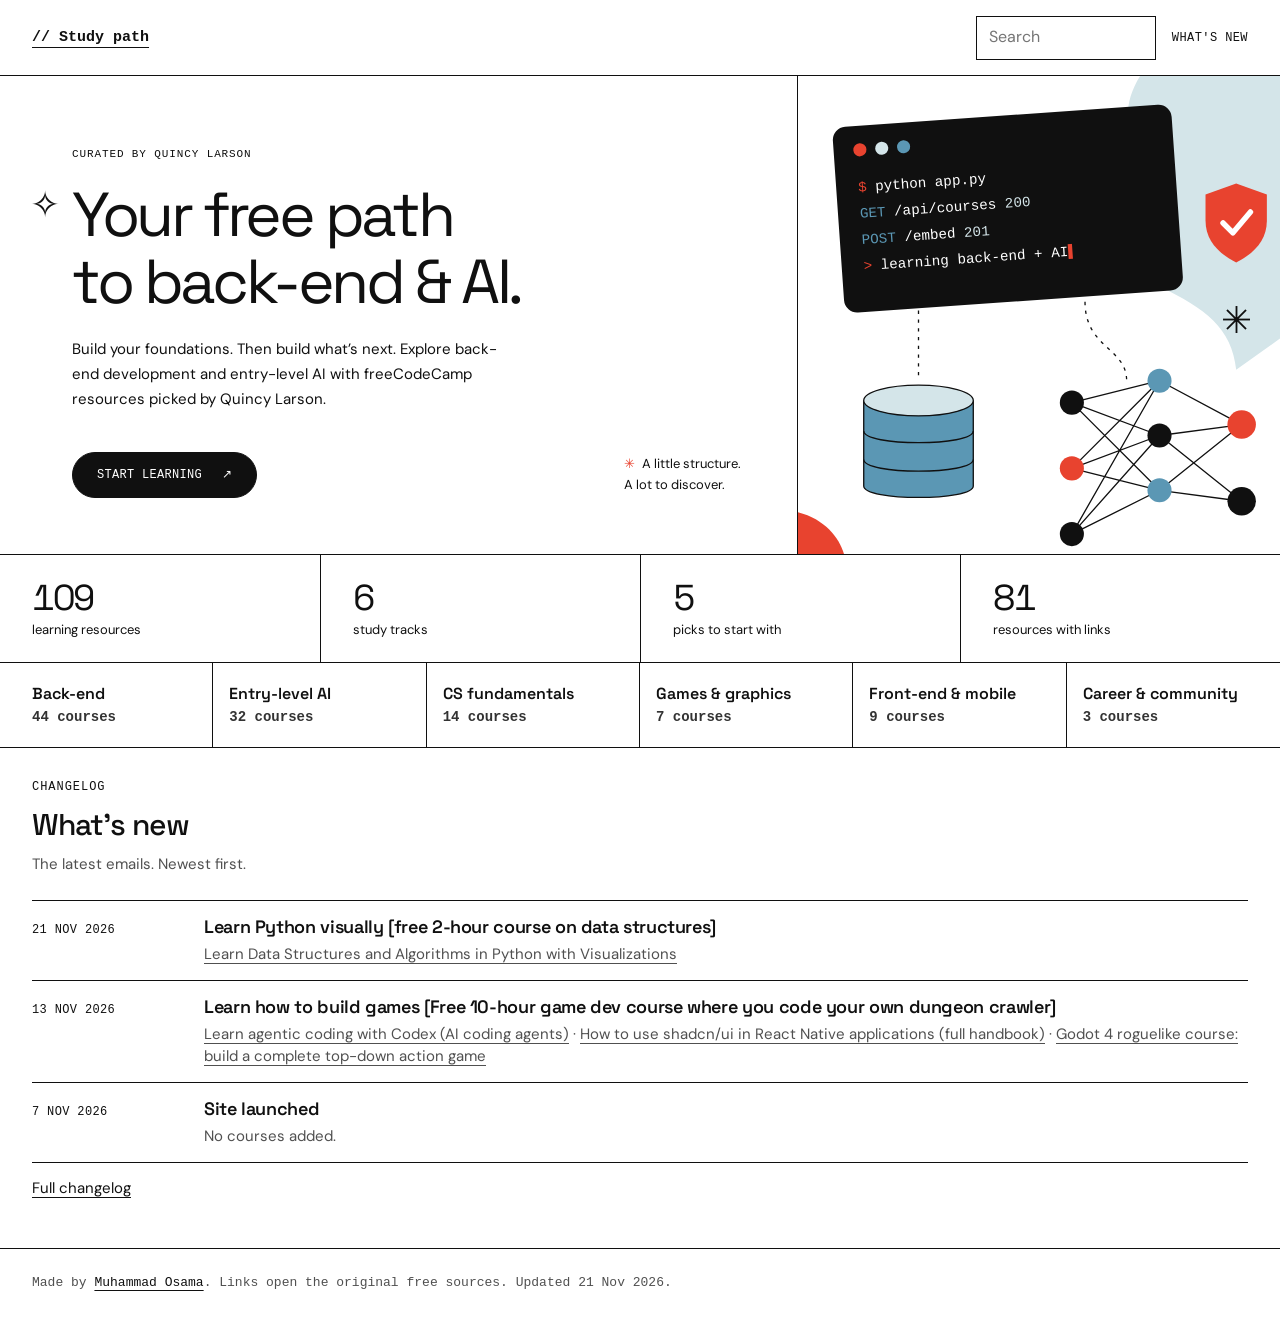
<file: index.html>
<!DOCTYPE html>
<html lang="en">
<head>
  <meta charset="UTF-8">
  <meta name="viewport" content="width=device-width, initial-scale=1">
  <meta name="color-scheme" content="light">
  <title>Quincy's Course Picks · Back-end Study Guide</title>
  <meta name="description" content="A free study map of back-end and beginner AI courses picked by Quincy Larson in his weekly freeCodeCamp emails. Mueen updates it when a new email arrives. Every link is the original free source.">
  <meta name="author" content="Muhammad Osama">
  <meta name="theme-color" content="#ffffff">
  <meta name="apple-mobile-web-app-title" content="Study path">
  <link rel="canonical" href="https://learn-backend-and-ai.vercel.app/">
  <meta property="og:type" content="website">
  <meta property="og:site_name" content="Study path">
  <meta property="og:locale" content="en_US">
  <meta property="og:url" content="https://learn-backend-and-ai.vercel.app/">
  <meta property="og:title" content="Quincy's Course Picks · Back-end Study Guide">
  <meta property="og:description" content="A free study map of back-end and beginner AI courses picked by Quincy Larson in his weekly freeCodeCamp emails. Mueen updates it when a new email arrives. Every link is the original free source.">
  <meta property="og:image" content="https://learn-backend-and-ai.vercel.app/assets/og.png">
  <meta property="og:image:type" content="image/png">
  <meta property="og:image:width" content="1200">
  <meta property="og:image:height" content="630">
  <meta property="og:image:alt" content="A free path to back-end and AI. A study map of freeCodeCamp resources picked by Quincy Larson.">
  <meta name="twitter:card" content="summary_large_image">
  <meta name="twitter:title" content="Quincy's Course Picks · Back-end Study Guide">
  <meta name="twitter:description" content="A free study map of back-end and beginner AI courses picked by Quincy Larson in his weekly freeCodeCamp emails. Mueen updates it when a new email arrives. Every link is the original free source.">
  <meta name="twitter:image" content="https://learn-backend-and-ai.vercel.app/assets/og.png">
  <meta name="twitter:image:alt" content="A free path to back-end and AI. A study map of freeCodeCamp resources picked by Quincy Larson.">
  <link rel="icon" href="/assets/favicon.svg" type="image/svg+xml">
  <link rel="icon" href="/favicon.ico" sizes="any">
  <link rel="icon" href="/assets/favicon-32x32.png" type="image/png" sizes="32x32">
  <link rel="icon" href="/assets/favicon-16x16.png" type="image/png" sizes="16x16">
  <link rel="apple-touch-icon" href="/assets/apple-touch-icon.png">
  <link rel="manifest" href="/site.webmanifest">
  <link rel="preconnect" href="https://fonts.googleapis.com">
  <link rel="preconnect" href="https://fonts.gstatic.com" crossorigin>
  <link href="https://fonts.googleapis.com/css2?family=DM+Sans:wght@400;500;600&family=Space+Grotesk:wght@400;500;600;700&display=swap" rel="stylesheet">
  <link rel="stylesheet" href="/css/styles.css">
  <script src="/js/courses.js" defer></script>
  <script src="/js/main.js" defer></script>
</head>
<body data-page="home">
  <a class="skip" href="#main">Skip to content</a>
  <div class="page">
    <header class="site-header" id="top">
      <a class="wordmark" href="/" aria-current="page" aria-label="Study path home">// Study path</a>
      <div class="header-tools">
        <form class="header-search" action="/search" method="get" role="search">
          <label class="visually-hidden" for="header-q">Search courses</label>
          <input id="header-q" type="search" name="q" placeholder="Search" autocomplete="off" enterkeyhint="search">
        </form>
        <a class="icon-btn" href="/search" aria-label="Search courses">
          <svg viewBox="0 0 16 16" width="16" height="16" aria-hidden="true" fill="none" stroke="currentColor" stroke-width="1.75"><circle cx="7" cy="7" r="4.5"/><path d="M10.5 10.5 14 14" stroke-linecap="round"/></svg>
        </a>
        <nav class="topnav" aria-label="Main navigation">
          <a href="/whats-new">What's new</a>
        </nav>
      </div>
    </header>
    <main id="main" tabindex="-1">
      <section class="hero" aria-labelledby="hero-heading">
        <div class="hero-copy">
          <p class="kicker">Curated by Quincy Larson</p>
          <div class="hero-title">
            <span class="hero-star" aria-hidden="true">✧</span>
            <h1 id="hero-heading">Your free path to <span class="nowrap">back-end</span> &amp; AI.</h1>
          </div>
          <p class="hero-sub">Build your foundations. Then build what’s next. Explore back-end development and entry-level AI with freeCodeCamp resources picked by Quincy Larson.</p>
          <div class="hero-bottom">
            <a class="pill" href="#subjects">Start learning <span aria-hidden="true">↗</span></a>
            <p class="hero-aside">A little structure.<br>A lot to discover.</p>
          </div>
        </div>
        <div class="hero-art" aria-hidden="true">
          <svg viewBox="0 0 440 480" preserveAspectRatio="xMidYMid slice" xmlns="http://www.w3.org/2000/svg" aria-hidden="true" focusable="false">
<rect width="440" height="480" fill="white"/>
<path d="M330 0C282 48 300 90 338 116C282 140 280 190 330 214C372 234 396 252 400 290L470 240V0Z" fill="#d4e5e9"/>
<g fill="none" stroke="#101010" stroke-width="1.2" stroke-dasharray="3 5"><path d="M110 228V300"/><path d="M262 228C262 270 300 270 300 300"/></g>
<g transform="rotate(-4 190 135)">
<rect x="36" y="58" width="310" height="170" rx="12" fill="#101010"/>
<circle cx="60" cy="80" r="6" fill="#e8432f"/><circle cx="80" cy="80" r="6" fill="#d4e5e9"/><circle cx="100" cy="80" r="6" fill="#5b97b4"/>
<g font-family="'DM Mono','JetBrains Mono',ui-monospace,monospace" font-size="13" fill="white">
<text x="56" y="118"><tspan fill="#e8432f">$</tspan> python app.py</text>
<text x="56" y="142"><tspan fill="#5b97b4">GET</tspan> /api/courses <tspan fill="#d4e5e9">200</tspan></text>
<text x="56" y="166"><tspan fill="#5b97b4">POST</tspan> /embed <tspan fill="#d4e5e9">201</tspan></text>
<text x="56" y="190"><tspan fill="#e8432f">&gt;</tspan> learning back-end + AI<tspan fill="#e8432f">▌</tspan></text>
</g>
</g>
<g transform="translate(60 300)">
<path d="M0 18V96C0 110 100 110 100 96V18" fill="#5b97b4" stroke="#101010" stroke-width="1.2"/>
<path d="M0 46C0 60 100 60 100 46M0 72C0 86 100 86 100 72" fill="none" stroke="#101010" stroke-width="1.2"/>
<ellipse cx="50" cy="18" rx="50" ry="14" fill="#d4e5e9" stroke="#101010" stroke-width="1.2"/>
</g>
<g stroke="#101010" stroke-width="1.2">
<path d="M250 320 330 300M250 320 330 350M250 320 330 400M250 380 330 300M250 380 330 350M250 380 330 400M250 440 330 350M250 440 330 400M330 300 405 340M330 350 405 340M330 400 405 340M330 350 405 410M330 400 405 410M250 440 330 300"/>
</g>
<circle cx="250" cy="320" r="11" fill="#101010"/><circle cx="250" cy="380" r="11" fill="#e8432f"/><circle cx="250" cy="440" r="11" fill="#101010"/>
<circle cx="330" cy="300" r="11" fill="#5b97b4"/><circle cx="330" cy="350" r="11" fill="#101010"/><circle cx="330" cy="400" r="11" fill="#5b97b4"/>
<circle cx="405" cy="340" r="13" fill="#e8432f"/><circle cx="405" cy="410" r="13" fill="#101010"/>
<g transform="translate(372 120)">
<path d="M28 0 56 10V34C56 52 44 64 28 72C12 64 0 52 0 34V10Z" fill="#e8432f"/>
<path d="M16 36 25 45 41 26" fill="none" stroke="white" stroke-width="5" stroke-linecap="round" stroke-linejoin="round"/>
</g>
<path d="M0 420C40 430 50 470 40 480H0Z" fill="#e8432f"/>
<text x="400" y="256" font-family="'Space Grotesk',sans-serif" font-size="34" fill="#101010" text-anchor="middle">✳</text>
</svg>
        </div>
      </section>
      <div class="stats" role="region" aria-label="Study guide at a glance">
        <dl class="stat"><dt id="stat-resources">—</dt><dd>learning resources</dd></dl>
        <dl class="stat"><dt id="stat-tracks">—</dt><dd>study tracks</dd></dl>
        <dl class="stat"><dt id="stat-picks">—</dt><dd>picks to start with</dd></dl>
        <dl class="stat"><dt id="stat-linked">—</dt><dd>resources with links</dd></dl>
      </div>
      <nav class="subject-strip" id="subjects" aria-label="Subjects"></nav>
      <section id="whats-new" aria-labelledby="updates-heading">
        <div class="band-head">
          <p class="kicker">Changelog</p>
          <h2 id="updates-heading">What's new</h2>
          <p class="sub">The latest emails. Newest first.</p>
        </div>
        <div class="sheet">
          <ol class="update-list" id="update-preview"></ol>
          <p class="more"><a href="/whats-new">Full changelog</a></p>
        </div>
      </section>
    </main>
    <footer class="site-footer">Made by <a href="https://github.com/Mogadi">Muhammad Osama</a>. Links open the original free sources. <span id="footer-updated"></span></footer>
  </div>
</body>
</html>
</file>
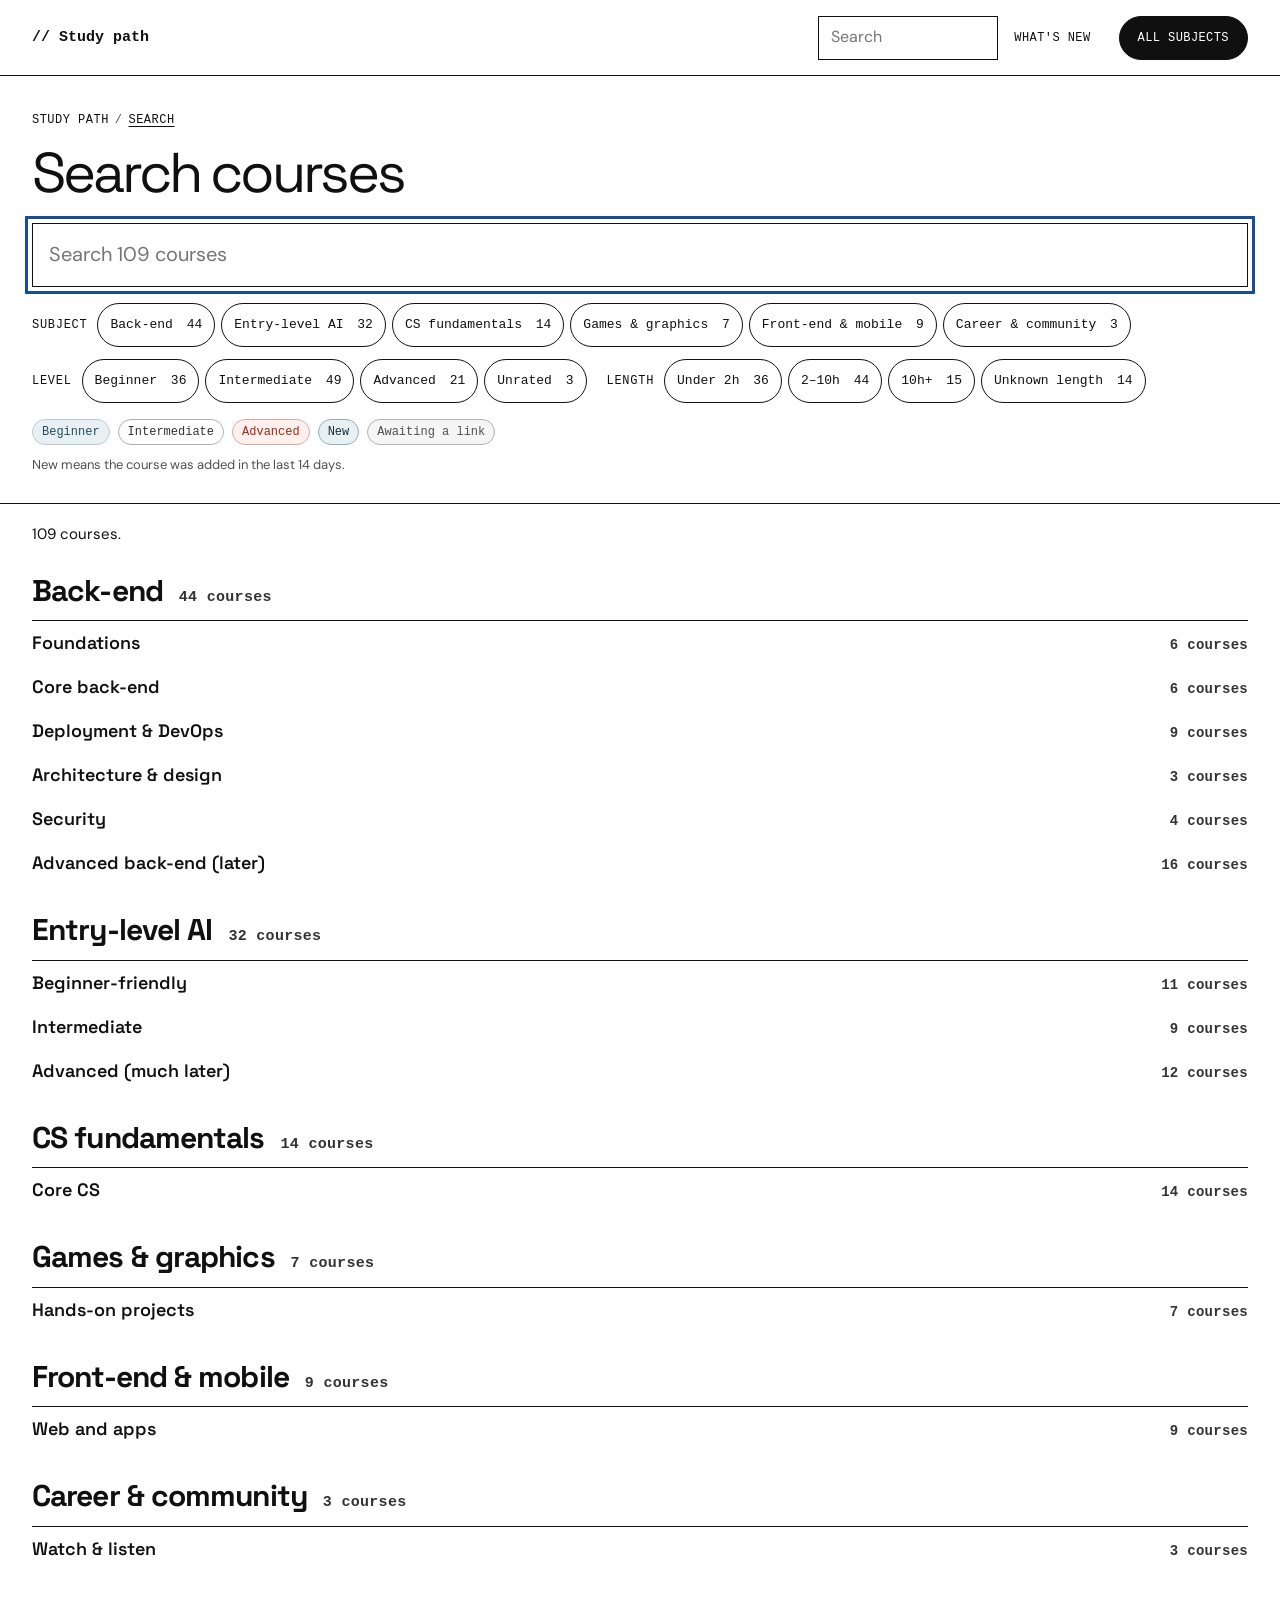
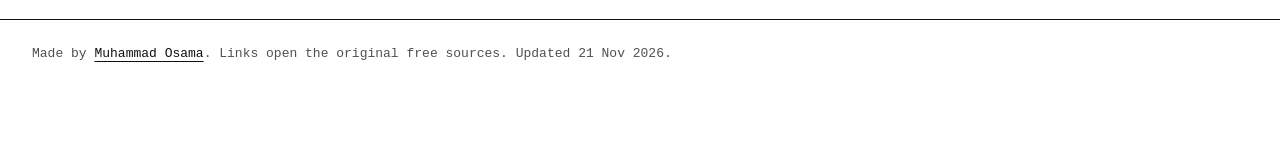
<file: search.html>
<!DOCTYPE html>
<html lang="en">
<head>
  <meta charset="UTF-8">
  <meta name="viewport" content="width=device-width, initial-scale=1">
  <meta name="color-scheme" content="light">
  <title>Search courses · Quincy's Course Picks</title>
  <meta name="description" content="Search every subject in Quincy's course picks. Filter by subject. Matches titles, descriptions, duration, level, and category.">
  <meta name="author" content="Muhammad Osama">
  <meta name="theme-color" content="#ffffff">
  <meta name="apple-mobile-web-app-title" content="Study path">
  <link rel="canonical" href="https://learn-backend-and-ai.vercel.app/search">
  <meta property="og:type" content="website">
  <meta property="og:site_name" content="Study path">
  <meta property="og:locale" content="en_US">
  <meta property="og:url" content="https://learn-backend-and-ai.vercel.app/search">
  <meta property="og:title" content="Search courses · Quincy's Course Picks">
  <meta property="og:description" content="Search every subject in Quincy's course picks. Filter by subject. Matches titles, descriptions, duration, level, and category.">
  <meta property="og:image" content="https://learn-backend-and-ai.vercel.app/assets/og.png">
  <meta property="og:image:type" content="image/png">
  <meta property="og:image:width" content="1200">
  <meta property="og:image:height" content="630">
  <meta property="og:image:alt" content="A free path to back-end and AI. A study map of freeCodeCamp resources picked by Quincy Larson.">
  <meta name="twitter:card" content="summary_large_image">
  <meta name="twitter:title" content="Search courses · Quincy's Course Picks">
  <meta name="twitter:description" content="Search every subject in Quincy's course picks. Filter by subject. Matches titles, descriptions, duration, level, and category.">
  <meta name="twitter:image" content="https://learn-backend-and-ai.vercel.app/assets/og.png">
  <meta name="twitter:image:alt" content="A free path to back-end and AI. A study map of freeCodeCamp resources picked by Quincy Larson.">
  <link rel="icon" href="/assets/favicon.svg" type="image/svg+xml">
  <link rel="icon" href="/favicon.ico" sizes="any">
  <link rel="icon" href="/assets/favicon-32x32.png" type="image/png" sizes="32x32">
  <link rel="icon" href="/assets/favicon-16x16.png" type="image/png" sizes="16x16">
  <link rel="apple-touch-icon" href="/assets/apple-touch-icon.png">
  <link rel="manifest" href="/site.webmanifest">
  <link rel="preconnect" href="https://fonts.googleapis.com">
  <link rel="preconnect" href="https://fonts.gstatic.com" crossorigin>
  <link href="https://fonts.googleapis.com/css2?family=DM+Sans:wght@400;500;600&family=Space+Grotesk:wght@400;500;600;700&display=swap" rel="stylesheet">
  <link rel="stylesheet" href="/css/styles.css">
  <script src="/js/courses.js" defer></script>
  <script src="/js/main.js" defer></script>
</head>
<body data-page="search">
  <a class="skip" href="#main">Skip to content</a>
  <div class="page">
    <header class="site-header" id="top">
      <a class="wordmark" href="/" aria-label="Study path home">// Study path</a>
      <div class="header-tools">
        <form class="header-search" action="/search" method="get" role="search">
          <label class="visually-hidden" for="header-q">Search courses</label>
          <input id="header-q" type="search" name="q" placeholder="Search" autocomplete="off" enterkeyhint="search">
        </form>
        <a class="icon-btn" href="/search" aria-label="Search courses">
          <svg viewBox="0 0 16 16" width="16" height="16" aria-hidden="true" fill="none" stroke="currentColor" stroke-width="1.75"><circle cx="7" cy="7" r="4.5"/><path d="M10.5 10.5 14 14" stroke-linecap="round"/></svg>
        </a>
        <nav class="topnav" aria-label="Main navigation">
          <a href="/whats-new">What's new</a>
          <a class="pill" href="/#subjects">All subjects</a>
        </nav>
      </div>
    </header>
    <main id="main" tabindex="-1">
      <header class="page-head">
        <nav class="crumb" aria-label="Breadcrumb">
          <ol>
            <li><a href="/">Study path</a></li>
            <li aria-current="page">Search</li>
          </ol>
        </nav>
        <h1>Search courses</h1>
        <form class="big-search" id="search-form" action="/search" method="get" role="search">
          <label class="visually-hidden" for="q">Search courses</label>
          <input type="search" id="q" name="q" placeholder="Search courses" autocomplete="off" spellcheck="false" enterkeyhint="search" aria-controls="content" aria-describedby="search-hint">
          <p id="search-hint" class="visually-hidden">Matches every word, in any order. A word of five or more letters may include one typo. If nothing matches every word, courses that match any word are shown. Escape clears the text.</p>
        </form>
        <button type="button" class="filters-toggle" id="filters-toggle" aria-expanded="false" aria-controls="filters-dialog">Filters <span id="filters-count">(0)</span></button>
        <div id="filters-dialog" hidden>
          <div class="filter-dialog-panel">
            <div class="filter-dialog-head">
              <p id="filters-dialog-title" class="filter-dialog-title">Filters</p>
              <button type="button" class="filters-close" data-action="close-filters">Close</button>
            </div>
            <div class="filter-row" id="filters"></div>
          </div>
        </div>
        <div class="legend" role="group" aria-label="Course labels">
          <span class="badge b-beg">Beginner</span>
          <span class="badge b-int">Intermediate</span>
          <span class="badge b-adv">Advanced</span>
          <span class="badge b-new" id="legend-new" hidden>New</span>
          <span class="badge b-nl">Awaiting a link</span>
        </div>
        <p class="new-note" id="new-note" hidden>New means the course was added in the last 14 days.</p>
      </header>
      <div class="sheet">
        <div class="active-pills" id="active-pills"></div>
        <div class="results-bar" id="results-bar"></div>
        <p id="results-status" class="visually-hidden" role="status" aria-live="polite" aria-atomic="true"></p>
        <noscript>
          <p class="note empty">Search runs in the browser. Enable JavaScript to filter the catalogue.</p>
        </noscript>
        <div id="content"></div>
      </div>
    </main>
    <footer class="site-footer">Made by <a href="https://github.com/Mogadi">Muhammad Osama</a>. Links open the original free sources. <span id="footer-updated"></span></footer>
  </div>
  <a class="jump-filters" id="jump-filters" href="#search-form" hidden>Search and filters</a>
</body>
</html>
</file>
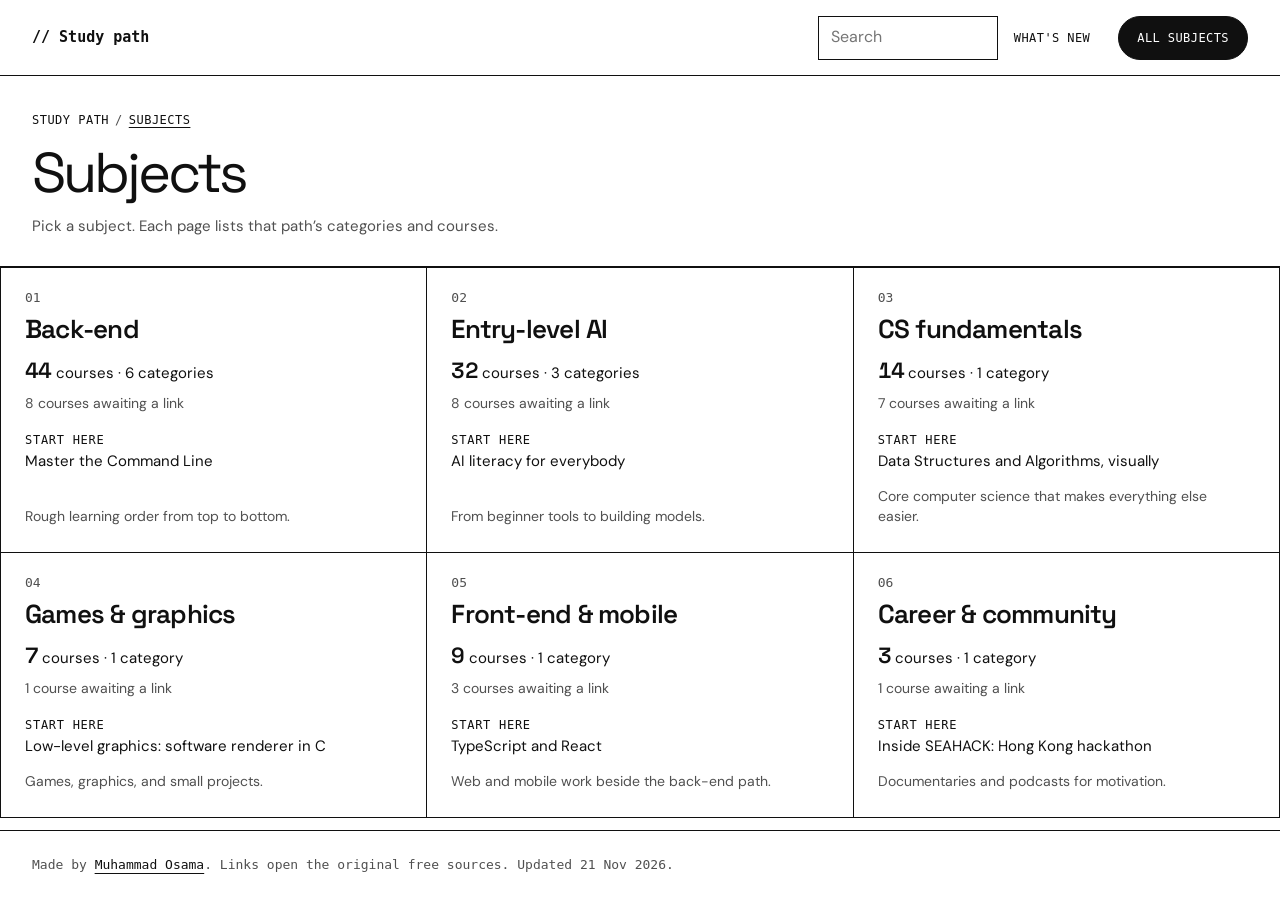
<file: subject.html>
<!DOCTYPE html>
<html lang="en">
<head>
  <meta charset="UTF-8">
  <meta name="viewport" content="width=device-width, initial-scale=1">
  <meta name="color-scheme" content="light">
  <title>Subjects · Quincy's Course Picks</title>
  <meta name="description" content="One subject from the study path. Categories and courses picked by Quincy Larson, each opened from the original free source.">
  <meta name="author" content="Muhammad Osama">
  <meta name="theme-color" content="#ffffff">
  <meta name="apple-mobile-web-app-title" content="Study path">
  <link rel="canonical" href="https://learn-backend-and-ai.vercel.app/subjects">
  <meta property="og:type" content="website">
  <meta property="og:site_name" content="Study path">
  <meta property="og:locale" content="en_US">
  <meta property="og:url" content="https://learn-backend-and-ai.vercel.app/subjects">
  <meta property="og:title" content="Subjects · Quincy's Course Picks">
  <meta property="og:description" content="One subject from the study path. Categories and courses picked by Quincy Larson, each opened from the original free source.">
  <meta property="og:image" content="https://learn-backend-and-ai.vercel.app/assets/og.png">
  <meta property="og:image:type" content="image/png">
  <meta property="og:image:width" content="1200">
  <meta property="og:image:height" content="630">
  <meta property="og:image:alt" content="A free path to back-end and AI. A study map of freeCodeCamp resources picked by Quincy Larson.">
  <meta name="twitter:card" content="summary_large_image">
  <meta name="twitter:title" content="Subjects · Quincy's Course Picks">
  <meta name="twitter:description" content="One subject from the study path. Categories and courses picked by Quincy Larson, each opened from the original free source.">
  <meta name="twitter:image" content="https://learn-backend-and-ai.vercel.app/assets/og.png">
  <meta name="twitter:image:alt" content="A free path to back-end and AI. A study map of freeCodeCamp resources picked by Quincy Larson.">
  <link rel="icon" href="/assets/favicon.svg" type="image/svg+xml">
  <link rel="icon" href="/favicon.ico" sizes="any">
  <link rel="icon" href="/assets/favicon-32x32.png" type="image/png" sizes="32x32">
  <link rel="icon" href="/assets/favicon-16x16.png" type="image/png" sizes="16x16">
  <link rel="apple-touch-icon" href="/assets/apple-touch-icon.png">
  <link rel="manifest" href="/site.webmanifest">
  <link rel="preconnect" href="https://fonts.googleapis.com">
  <link rel="preconnect" href="https://fonts.gstatic.com" crossorigin>
  <link href="https://fonts.googleapis.com/css2?family=DM+Sans:wght@400;500;600&family=Space+Grotesk:wght@400;500;600;700&display=swap" rel="stylesheet">
  <link rel="stylesheet" href="/css/styles.css">
  <script src="/js/courses.js" defer></script>
  <script src="/js/main.js" defer></script>
</head>
<body data-page="subject">
  <a class="skip" href="#main">Skip to content</a>
  <div class="page">
    <header class="site-header" id="top">
      <a class="wordmark" href="/" aria-label="Study path home">// Study path</a>
      <div class="header-tools">
        <form class="header-search" action="/search" method="get" role="search">
          <label class="visually-hidden" for="header-q">Search courses</label>
          <input id="header-q" type="search" name="q" placeholder="Search" autocomplete="off" enterkeyhint="search">
        </form>
        <a class="icon-btn" href="/search" aria-label="Search courses">
          <svg viewBox="0 0 16 16" width="16" height="16" aria-hidden="true" fill="none" stroke="currentColor" stroke-width="1.75"><circle cx="7" cy="7" r="4.5"/><path d="M10.5 10.5 14 14" stroke-linecap="round"/></svg>
        </a>
        <nav class="topnav" aria-label="Main navigation">
          <a href="/whats-new">What's new</a>
          <a class="pill" href="/#subjects">All subjects</a>
        </nav>
      </div>
    </header>
    <main id="main" tabindex="-1">
      <div id="subject-root"></div>
      <noscript>
        <p class="note empty">This page is built from the catalogue in the browser. Enable JavaScript to read the courses.</p>
      </noscript>
    </main>
    <footer class="site-footer">Made by <a href="https://github.com/Mogadi">Muhammad Osama</a>. Links open the original free sources. <span id="footer-updated"></span></footer>
  </div>
</body>
</html>
</file>
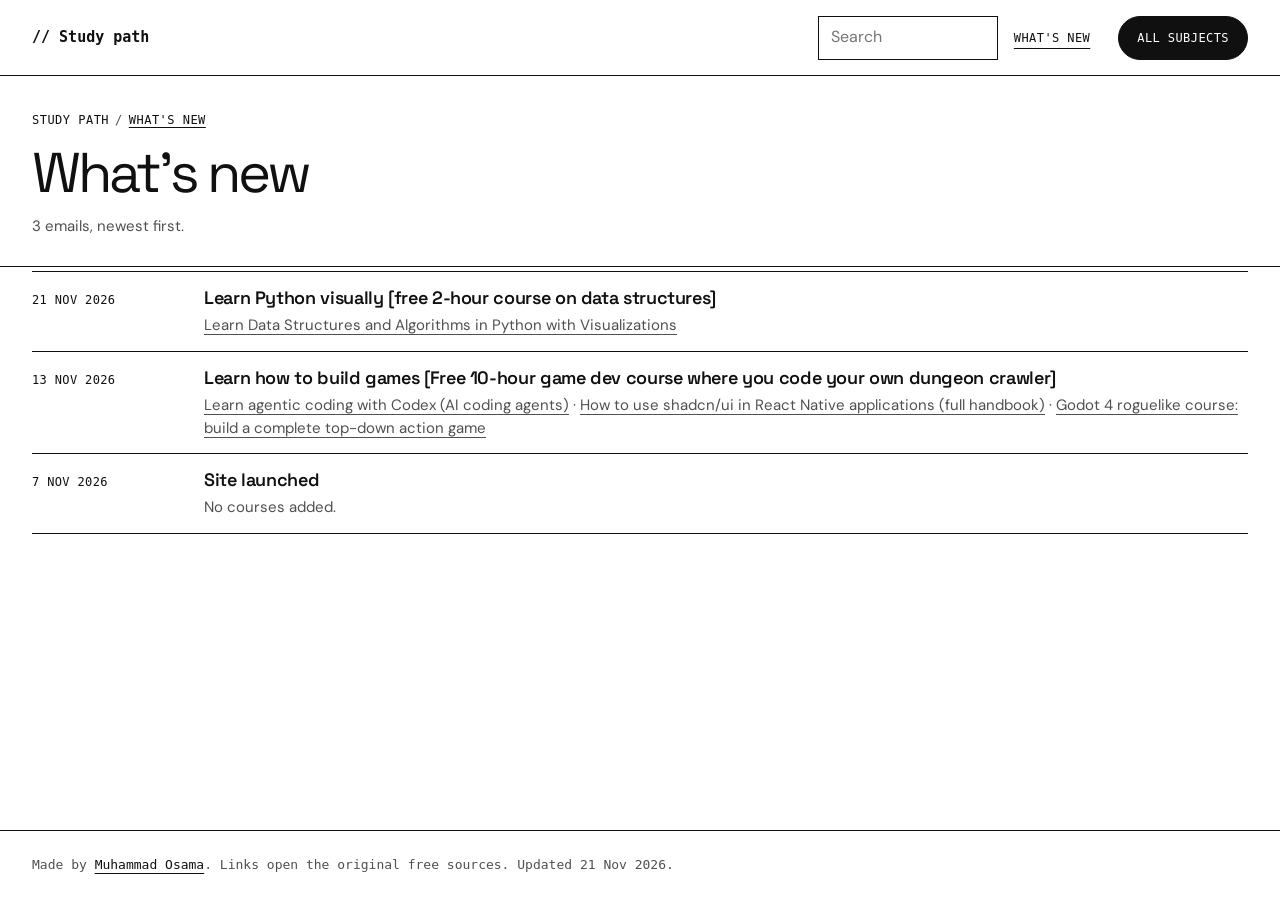
<file: whats-new.html>
<!DOCTYPE html>
<html lang="en">
<head>
  <meta charset="UTF-8">
  <meta name="viewport" content="width=device-width, initial-scale=1">
  <meta name="color-scheme" content="light">
  <title>What's new · Quincy's Course Picks</title>
  <meta name="description" content="What changed on the study path each time a freeCodeCamp email arrived. Newest first.">
  <meta name="author" content="Muhammad Osama">
  <meta name="theme-color" content="#ffffff">
  <meta name="apple-mobile-web-app-title" content="Study path">
  <link rel="canonical" href="https://learn-backend-and-ai.vercel.app/whats-new">
  <meta property="og:type" content="website">
  <meta property="og:site_name" content="Study path">
  <meta property="og:locale" content="en_US">
  <meta property="og:url" content="https://learn-backend-and-ai.vercel.app/whats-new">
  <meta property="og:title" content="What's new · Quincy's Course Picks">
  <meta property="og:description" content="What changed on the study path each time a freeCodeCamp email arrived. Newest first.">
  <meta property="og:image" content="https://learn-backend-and-ai.vercel.app/assets/og.png">
  <meta property="og:image:type" content="image/png">
  <meta property="og:image:width" content="1200">
  <meta property="og:image:height" content="630">
  <meta property="og:image:alt" content="A free path to back-end and AI. A study map of freeCodeCamp resources picked by Quincy Larson.">
  <meta name="twitter:card" content="summary_large_image">
  <meta name="twitter:title" content="What's new · Quincy's Course Picks">
  <meta name="twitter:description" content="What changed on the study path each time a freeCodeCamp email arrived. Newest first.">
  <meta name="twitter:image" content="https://learn-backend-and-ai.vercel.app/assets/og.png">
  <meta name="twitter:image:alt" content="A free path to back-end and AI. A study map of freeCodeCamp resources picked by Quincy Larson.">
  <link rel="icon" href="/assets/favicon.svg" type="image/svg+xml">
  <link rel="icon" href="/favicon.ico" sizes="any">
  <link rel="icon" href="/assets/favicon-32x32.png" type="image/png" sizes="32x32">
  <link rel="icon" href="/assets/favicon-16x16.png" type="image/png" sizes="16x16">
  <link rel="apple-touch-icon" href="/assets/apple-touch-icon.png">
  <link rel="manifest" href="/site.webmanifest">
  <link rel="preconnect" href="https://fonts.googleapis.com">
  <link rel="preconnect" href="https://fonts.gstatic.com" crossorigin>
  <link href="https://fonts.googleapis.com/css2?family=DM+Sans:wght@400;500;600&family=Space+Grotesk:wght@400;500;600;700&display=swap" rel="stylesheet">
  <link rel="stylesheet" href="/css/styles.css">
  <script src="/js/courses.js" defer></script>
  <script src="/js/main.js" defer></script>
</head>
<body data-page="updates">
  <a class="skip" href="#main">Skip to content</a>
  <div class="page">
    <header class="site-header" id="top">
      <a class="wordmark" href="/" aria-label="Study path home">// Study path</a>
      <div class="header-tools">
        <form class="header-search" action="/search" method="get" role="search">
          <label class="visually-hidden" for="header-q">Search courses</label>
          <input id="header-q" type="search" name="q" placeholder="Search" autocomplete="off" enterkeyhint="search">
        </form>
        <a class="icon-btn" href="/search" aria-label="Search courses">
          <svg viewBox="0 0 16 16" width="16" height="16" aria-hidden="true" fill="none" stroke="currentColor" stroke-width="1.75"><circle cx="7" cy="7" r="4.5"/><path d="M10.5 10.5 14 14" stroke-linecap="round"/></svg>
        </a>
        <nav class="topnav" aria-label="Main navigation">
          <a href="/whats-new" aria-current="page">What's new</a>
          <a class="pill" href="/#subjects">All subjects</a>
        </nav>
      </div>
    </header>
    <main id="main" tabindex="-1">
      <header class="page-head">
        <nav class="crumb" aria-label="Breadcrumb">
          <ol>
            <li><a href="/">Study path</a></li>
            <li aria-current="page">What's new</li>
          </ol>
        </nav>
        <h1>What's new</h1>
        <p class="sub" id="update-count">Each entry is one freeCodeCamp email. Newest first.</p>
      </header>
      <div class="sheet">
        <noscript>
          <p class="note empty">The changelog is built from the catalogue in the browser. Enable JavaScript to read it.</p>
        </noscript>
        <ol class="update-list" id="update-list"></ol>
      </div>
    </main>
    <footer class="site-footer">Made by <a href="https://github.com/Mogadi">Muhammad Osama</a>. Links open the original free sources. <span id="footer-updated"></span></footer>
  </div>
</body>
</html>
</file>
<file: css/styles.css>
/* Study path
   The document element is the only scroll container.
   Do not set overflow on body or .page, and do not copy window
   scroll position into another element. A fixed return link is
   allowed only as an overlay. */

:root {
  color-scheme: light;
  --ink: #101010;
  --muted: #505050;
  --paper: #fff;
  --blue: #5b97b4;
  --pale: #d4e5e9;
  --red: #e8432f;
  --focus: #174c99;
  --sans: "DM Sans", Arial, sans-serif;
  --display: "Space Grotesk", Arial, sans-serif;
  --mono: ui-monospace, SFMono-Regular, Consolas, monospace;
}

*, *::before, *::after { box-sizing: border-box; }

[hidden]:not([hidden="until-found"]) { display: none !important; }

html { scroll-padding-block-start: 20px; }

body {
  margin: 0;
  padding: 0;
  background: var(--paper);
  color: var(--ink);
  font-family: var(--sans);
  font-size: 16px;
  line-height: 1.55;
  -webkit-font-smoothing: antialiased;
}

.page {
  min-block-size: 100vh;
  display: flex;
  flex-direction: column;
  background: var(--paper);
}

.page > main {
  flex: 1 0 auto;
  min-inline-size: 0;
}

a { color: inherit; text-underline-offset: 4px; }
button, input { font: inherit; }

:focus-visible {
  outline: 3px solid var(--focus);
  outline-offset: 4px;
}

.visually-hidden {
  position: absolute;
  inline-size: 1px;
  block-size: 1px;
  width: 1px;
  height: 1px;
  margin: -1px;
  padding: 0;
  overflow: hidden;
  clip: rect(0, 0, 0, 0);
  clip-path: inset(50%);
  white-space: nowrap;
  border: 0;
}

.skip {
  position: fixed;
  inset-block-start: 8px;
  inset-inline-start: 8px;
  z-index: 100;
  background: #fff;
  color: #101010;
  padding: 12px 20px;
  transform: translateY(-160%);
  border: 1px solid var(--ink);
}

.skip:focus { transform: translateY(0); }

.site-header {
  min-block-size: 76px;
  padding: 12px 32px;
  display: flex;
  align-items: center;
  justify-content: space-between;
  gap: 16px 24px;
  border-block-end: 1px solid var(--ink);
}

.wordmark {
  white-space: nowrap;
  font-family: var(--mono);
  font-size: 15px;
  font-weight: 700;
  text-decoration: none;
  display: inline-flex;
  align-items: center;
  min-block-size: 44px;
}

.topnav {
  display: flex;
  flex-wrap: wrap;
  align-items: center;
  justify-content: flex-end;
  gap: 8px 28px;
  max-inline-size: 100%;
}

.topnav a {
  min-block-size: 44px;
  display: inline-flex;
  align-items: center;
  text-decoration: none;
  font: 500 12px var(--mono);
  text-transform: uppercase;
  letter-spacing: .035em;
}

.topnav a:hover,
.wordmark[aria-current="page"],
.topnav a[aria-current="page"] {
  text-decoration: underline;
  text-underline-offset: 6px;
}

.pill {
  white-space: nowrap;
  display: inline-flex;
  min-block-size: 46px;
  align-items: center;
  justify-content: center;
  gap: 20px;
  background: var(--ink);
  border: 1px solid var(--ink);
  border-radius: 999px;
  color: #fff;
  padding: 12px 24px;
  text-decoration: none;
  font: 500 12px var(--mono);
  letter-spacing: .025em;
  text-transform: uppercase;
}

.topnav .pill {
  min-block-size: 44px;
  padding: 10px 18px;
}

.topnav a.pill[aria-current="page"] { text-decoration: underline; }

.header-tools {
  display: flex;
  align-items: center;
  justify-content: flex-end;
  gap: 16px;
  min-inline-size: 0;
}

.header-search input {
  inline-size: 180px;
  min-block-size: 44px;
  border: 1px solid var(--ink);
  background: #fff;
  color: var(--ink);
  padding: 8px 12px;
  font-size: 16px;
}

.icon-btn {
  display: none;
  inline-size: 44px;
  block-size: 44px;
  align-items: center;
  justify-content: center;
  border: 1px solid var(--ink);
  color: var(--ink);
  text-decoration: none;
}

.kicker {
  font: 500 12px var(--mono);
  letter-spacing: .08em;
  text-transform: uppercase;
  margin: 0 0 14px;
}

.about .hero-sub { max-inline-size: none; margin: 0 0 14px; }

.live-note {
  display: grid;
  grid-template-columns: 7px minmax(0, 1fr);
  column-gap: 10px;
  row-gap: 4px;
  align-items: start;
  margin: 0;
  color: var(--ink);
  font-size: 15px;
  line-height: 1.5;
}

.live-mark {
  grid-column: 1;
  grid-row: 1;
  inline-size: 7px;
  block-size: 7px;
  margin-block-start: .45em;
  border-radius: 50%;
  background: var(--red);
}

.live-line { grid-column: 2; grid-row: 1; min-inline-size: 0; overflow-wrap: anywhere; }
.live-date {
  grid-column: 2;
  grid-row: 2;
  margin: 0;
  color: var(--muted);
  font: 500 12px/1.4 var(--mono);
}

h1, h2, h3 { overflow-wrap: anywhere; }

h1 {
  font-family: var(--display);
  font-size: clamp(40px, 4.75vw, 68px);
  font-weight: 400;
  line-height: 1.07;
  letter-spacing: -.055em;
  margin: 0 0 22px;
  max-inline-size: 13ch;
  text-wrap: balance;
}

.dot {
  inline-size: 7px;
  block-size: 7px;
  border-radius: 50%;
  background: var(--red);
  flex: 0 0 auto;
}

.subject-strip {
  display: grid;
  grid-template-columns: repeat(6, minmax(0, 1fr));
  border-block-end: 1px solid var(--ink);
}

.subject-strip a {
  display: flex;
  flex-direction: column;
  justify-content: center;
  gap: 4px;
  min-block-size: 84px;
  padding: 14px 16px;
  text-decoration: none;
  border-inline-end: 1px solid var(--ink);
  min-inline-size: 0;
}

.subject-strip a:first-child { padding-inline-start: 32px; }
.subject-strip a:last-child { border-inline-end: 0; padding-inline-end: 32px; }
.subject-strip a:hover { background: #edf3f5; }

.strip-name {
  font-family: var(--display);
  font-weight: 600;
  font-size: 16px;
  line-height: 1.25;
  overflow-wrap: anywhere;
}

.strip-count {
  font: 600 14px/1.3 var(--mono);
  color: #333;
}

.stat a { color: inherit; }
.stat-secondary dt,
.stat-secondary dd { color: var(--muted); }
.stat-secondary dt { font-size: 22px; font-weight: 500; }

.band-head { padding: 32px 32px 20px; }

.sub {
  font-size: 15px;
  color: var(--muted);
  max-inline-size: 65ch;
  margin: 0;
  line-height: 1.55;
}

h2 {
  font-family: var(--display);
  font-weight: 500;
  line-height: 1.15;
  letter-spacing: -.035em;
  font-size: 30px;
  margin: 0 0 10px;
  text-wrap: balance;
}

.subject-grid {
  display: grid;
  grid-template-columns: repeat(3, minmax(0, 1fr));
  list-style: none;
  margin: 0;
  padding: 0;
  border-block-start: 1px solid var(--ink);
  border-inline-start: 1px solid var(--ink);
}

.subject-grid li {
  display: flex;
  min-inline-size: 0;
}

.subject-card {
  flex: 1 1 auto;
  display: flex;
  flex-direction: column;
  align-items: flex-start;
  gap: 6px;
  min-inline-size: 0;
  padding: 22px 24px 26px;
  border-inline-end: 1px solid var(--ink);
  border-block-end: 1px solid var(--ink);
  color: inherit;
  text-decoration: none;
}

.subject-card:hover { background: #edf3f5; }

.ordinal {
  font: 400 13px var(--mono);
  font-variant-numeric: tabular-nums;
  color: var(--muted);
}

h3.subject-name {
  font-family: var(--display);
  font-weight: 600;
  font-size: 26px;
  line-height: 1.15;
  letter-spacing: -.03em;
  margin: 4px 0 2px;
  text-wrap: balance;
  overflow-wrap: anywhere;
}

.subject-count {
  margin: 0;
  font-size: 15px;
}

.subject-count b {
  font-family: var(--display);
  font-weight: 600;
  font-size: 22px;
  letter-spacing: -.03em;
  font-variant-numeric: tabular-nums;
}

.subject-wait {
  margin: 0;
  color: var(--muted);
  font-size: 14px;
}

.start-here {
  margin: 12px 0 0;
  font-size: 15px;
  line-height: 1.4;
  overflow-wrap: anywhere;
}

.start-label {
  display: block;
  margin-block-end: 4px;
  font: 500 12px var(--mono);
  letter-spacing: .06em;
  text-transform: uppercase;
}

.hint-note {
  margin: auto 0 0;
  padding-block-start: 8px;
  color: var(--muted);
  font-size: 14px;
  line-height: 1.45;
  max-inline-size: 36ch;
}

.page-head {
  padding: 36px 32px 28px;
  border-block-end: 1px solid var(--ink);
}

.page-head h1 {
  max-inline-size: 18ch;
  font-size: clamp(36px, 5vw, 56px);
  margin-block-end: 12px;
}

.crumb ol {
  display: flex;
  flex-wrap: wrap;
  gap: 6px;
  list-style: none;
  margin: 0 0 14px;
  padding: 0;
  font: 500 12px/1.4 var(--mono);
  letter-spacing: .04em;
  text-transform: uppercase;
}

.crumb li:not(:last-child)::after {
  content: "/";
  margin-inline-start: 6px;
  color: var(--muted);
}

.crumb a { text-decoration: none; }
.crumb a:hover { text-decoration: underline; }
.crumb [aria-current="page"] { text-decoration: underline; text-underline-offset: 3px; }

.tally {
  margin: 14px 0 0;
  font-size: 16px;
}

.tally b {
  font-family: var(--display);
  font-weight: 600;
  font-variant-numeric: tabular-nums;
}

.legend {
  display: flex;
  flex-wrap: wrap;
  gap: 8px;
  margin-block-start: 16px;
}

.badge {
  display: inline-flex;
  align-items: center;
  border: 1px solid #b0b0b0;
  border-radius: 999px;
  padding: 4px 9px;
  font: 500 12px/1.35 var(--mono);
  background: #fff;
  color: #333;
  white-space: nowrap;
}

.b-beg { background: #e8f0f3; color: #254c60; border-color: #b8ccd7; }
.b-int { background: #fff; color: #333; }
.b-adv { background: #fff0ed; color: #9b291c; border-color: #d5aaa4; }
.b-nl { color: #505050; background: #f5f5f5; }
.b-new { background: #e8f0f3; color: #17323c; border-color: #8eafbf; }

.new-note {
  margin: 10px 0 0;
  color: var(--muted);
  font-size: 13px;
}

.subject-layout {
  display: grid;
  grid-template-columns: 232px minmax(0, 1fr);
  align-items: start;
}

.side-index {
  position: sticky;
  top: 0;
  padding: 24px 22px 32px;
  border-inline-end: 1px solid var(--ink);
}

.side-index .kicker { margin-block-end: 8px; }

.side-index ol {
  list-style: none;
  margin: 0;
  padding: 0;
}

.side-index a {
  display: flex;
  justify-content: space-between;
  gap: 12px;
  align-items: baseline;
  min-block-size: 44px;
  padding: 10px 0;
  text-decoration: none;
  border-block-end: 1px solid #cfcfcf;
  font-size: 15px;
  line-height: 1.35;
}

.side-index a:hover { text-decoration: underline; }

.side-index a[aria-current="location"] {
  font-weight: 600;
  box-shadow: inset 3px 0 0 var(--ink);
  padding-inline-start: 10px;
}

.idx-n {
  font: 500 12px var(--mono);
  color: var(--muted);
  font-variant-numeric: tabular-nums;
}

.subject-main {
  padding: 8px 32px 56px;
  min-inline-size: 0;
}

.section-head { margin: 20px 0 16px; }

.section-head h2 {
  font-weight: 600;
  font-size: 28px;
}

.note {
  margin: 8px 0 0;
  color: var(--muted);
  font-size: 14px;
  max-inline-size: 68ch;
  line-height: 1.55;
}

.group { scroll-margin-block-start: 16px; }

.group-head {
  position: relative;
  display: flex;
  align-items: center;
  justify-content: space-between;
  gap: 16px;
  margin-block-start: 28px;
  min-block-size: 48px;
  padding: 12px 0;
  border-block-end: 1px solid var(--ink);
}

.group-head h2 {
  display: flex;
  flex-wrap: wrap;
  align-items: baseline;
  gap: 8px 16px;
  margin: 0;
  min-inline-size: 0;
  padding-inline-end: 36px;
}

.group-title {
  font-family: var(--display);
  font-weight: 700;
  font-size: 30px;
  line-height: 1.15;
  letter-spacing: -.03em;
  text-wrap: balance;
  overflow-wrap: anywhere;
}

.group-count {
  font-family: var(--mono);
  font-size: 15px;
  font-weight: 600;
  letter-spacing: .02em;
  color: #333;
}

.group-toggle {
  display: block;
  position: absolute;
  inset: 0;
  inline-size: 100%;
  block-size: 100%;
  margin: 0;
  padding: 0;
  border: 0;
  background: transparent;
  color: var(--ink);
  cursor: pointer;
}

.group-toggle:focus-visible {
  outline: 3px solid var(--focus);
  outline-offset: -3px;
}

.chevron {
  position: absolute;
  inset-inline-end: 4px;
  inset-block-start: 50%;
  inline-size: 9px;
  block-size: 9px;
  border-inline-end: 2px solid currentColor;
  border-block-end: 2px solid currentColor;
  transform: translateY(-70%) rotate(45deg);
}

.group.is-open .chevron { transform: translateY(-20%) rotate(-135deg); }

.rows {
  list-style: none;
  margin: 0;
  padding: 0;
}

.row {
  display: grid;
  grid-template-columns: minmax(0, 1fr);
  gap: 4px 24px;
  align-items: start;
  padding: 10px 0 12px;
  border-block-end: 1px solid #999;
  min-inline-size: 0;
}

.row.is-awaiting { background: #f5f5f5; }

.row-main { min-inline-size: 0; }

.row-title {
  font-family: var(--display);
  font-weight: 600;
  font-size: 17px;
  line-height: 1.35;
  letter-spacing: -.02em;
  margin: 0;
  overflow-wrap: anywhere;
}

a.row-title {
  display: inline-flex;
  align-items: center;
  min-block-size: 44px;
  color: inherit;
  text-decoration: none;
}

a.row-title:hover { text-decoration: underline; }
p.row-title { padding-block: 10px; }

.ext { white-space: nowrap; font-family: var(--sans); font-weight: 500; }

.desc {
  margin: 0 0 4px;
  font-size: 15px;
  color: var(--muted);
  line-height: 1.5;
  max-inline-size: 68ch;
  overflow-wrap: anywhere;
}

.row-meta {
  display: flex;
  flex-wrap: wrap;
  gap: 6px;
  justify-content: flex-start;
  align-items: center;
  margin: 0 0 4px;
  color: var(--muted);
  font-size: 13px;
  line-height: 1.4;
  font-variant-numeric: tabular-nums;
}

.row-where { color: var(--ink); }

.len { white-space: nowrap; }

.result-block { margin-block-start: 8px; }

.result-title {
  display: flex;
  flex-wrap: wrap;
  align-items: baseline;
  gap: 8px 16px;
  margin: 28px 0 0;
  padding-block-end: 12px;
  border-block-end: 1px solid var(--ink);
  font-family: var(--display);
  font-weight: 700;
  font-size: 30px;
  line-height: 1.15;
  letter-spacing: -.03em;
}

.result-title a { text-decoration: none; }
.result-title a:hover { text-decoration: underline; }

.picks {
  display: grid;
  grid-template-columns: repeat(5, minmax(0, 1fr));
  border-block: 1px solid var(--ink);
  margin-block: 12px 36px;
}

.pick {
  padding: 20px 18px;
  display: flex;
  flex-direction: column;
  gap: 12px;
  min-inline-size: 0;
  color: inherit;
  text-decoration: none;
}

.pick + .pick { border-inline-start: 1px solid var(--ink); }
.pick b {
  font-family: var(--display);
  font-size: 16px;
  line-height: 1.35;
  font-weight: 600;
  overflow-wrap: anywhere;
}
.pick small {
  font-size: 13px;
  line-height: 1.45;
  color: var(--muted);
  margin-block-start: auto;
}
.pick:hover { background: #edf3f5; }

.sheet { padding: 4px 32px 48px; }

.update-list {
  list-style: none;
  margin: 0;
  padding: 0;
  border-block-start: 1px solid var(--ink);
}

.update {
  display: grid;
  grid-template-columns: minmax(0, 9.5rem) minmax(0, 1fr);
  gap: 4px 20px;
  align-items: baseline;
  padding: 14px 0;
  border-block-end: 1px solid var(--ink);
  min-inline-size: 0;
}

.update time {
  font: 500 12px/1.4 var(--mono);
  letter-spacing: .03em;
  text-transform: uppercase;
}

.update-subject {
  margin: 0;
  min-inline-size: 0;
  font-family: var(--display);
  font-size: 18px;
  font-weight: 600;
  line-height: 1.35;
  letter-spacing: -.02em;
  overflow-wrap: anywhere;
}

.update-courses {
  grid-column: 2;
  margin: 0;
  min-inline-size: 0;
  color: var(--muted);
  font-size: 15px;
  line-height: 1.5;
  overflow-wrap: anywhere;
}

.more {
  margin: 14px 0 0;
  font-size: 15px;
}

#subjects, #whats-new, #starter-picks, #toolbar, .group { scroll-margin-block-start: 16px; }

.toolbar {
  padding: 16px 32px 18px;
  border-block-end: 1px solid var(--ink);
  scroll-margin-block-start: 12px;
}

.toolbar-in {
  display: flex;
  gap: 16px;
  align-items: flex-start;
  justify-content: space-between;
  flex-wrap: wrap;
}

.tabs {
  display: flex;
  flex-wrap: wrap;
  gap: 6px;
  flex: 1 1 280px;
  min-inline-size: 0;
}

.tab {
  border: 1px solid var(--ink);
  border-radius: 999px;
  min-block-size: 44px;
  background: #fff;
  color: var(--ink);
  padding: 10px 12px;
  font: 500 13px/1.3 var(--mono);
  cursor: pointer;
}

.tab:hover { background: #edf3f5; }
.tab.active { color: #fff; background: var(--ink); }

.search {
  position: relative;
  flex: 1 1 240px;
  max-inline-size: 320px;
  margin-inline-start: auto;
}

.search input {
  inline-size: 100%;
  min-block-size: 44px;
  border: 1px solid var(--ink);
  background: #fff;
  color: var(--ink);
  border-radius: 0;
  padding: 10px 14px 10px 38px;
  font-size: 16px;
}

.search input::placeholder { color: #626262; }

.search-icon {
  position: absolute;
  inset-inline-start: 13px;
  inset-block-start: 15px;
  inline-size: 15px;
  block-size: 15px;
  pointer-events: none;
}

.results-bar {
  margin: 16px 0 8px;
  font-size: 15px;
  line-height: 1.45;
}

.results-bar p { margin: 0; }

.results-actions {
  display: flex;
  flex-wrap: wrap;
  gap: 8px;
  margin-block-start: 12px;
}

.results-actions button {
  min-block-size: 44px;
  padding: 8px 16px;
  border: 1px solid var(--ink);
  border-radius: 999px;
  background: #fff;
  color: var(--ink);
  font: 500 14px/1.2 var(--sans);
  cursor: pointer;
}

.results-actions button:hover { background: #edf3f5; }

.empty {
  padding: 24px;
  border: 1px solid var(--ink);
  margin-block-start: 16px;
}

.empty p { margin: 0 0 8px; max-inline-size: 62ch; }

.big-search input {
  inline-size: 100%;
  min-block-size: 64px;
  margin-block-start: 8px;
  border: 1px solid var(--ink);
  background: #fff;
  color: var(--ink);
  padding: 12px 16px;
  font-size: 20px;
}

.filter-row {
  display: flex;
  flex-wrap: wrap;
  gap: 12px 20px;
  align-items: flex-start;
  margin-block-start: 16px;
}

.filter-group {
  display: flex;
  flex-wrap: wrap;
  gap: 6px;
  align-items: center;
  min-inline-size: 0;
}

.filter-label {
  font: 500 12px var(--mono);
  letter-spacing: .06em;
  text-transform: uppercase;
  margin-inline-end: 4px;
}

.chip {
  min-block-size: 44px;
  border: 1px solid var(--ink);
  border-radius: 999px;
  background: #fff;
  color: var(--ink);
  padding: 8px 12px;
  font: 500 13px/1.2 var(--mono);
  cursor: pointer;
}

.chip[aria-pressed="true"] { background: var(--ink); color: #fff; }
.chip[aria-disabled="true"] { opacity: .4; cursor: default; }
.chip-n { margin-inline-start: 6px; }

.filters-toggle,
.filters-close {
  display: none;
}

.filter-dialog-head { display: none; }
.filter-dialog-title { margin: 0; font-family: var(--display); font-size: 22px; font-weight: 600; }

.active-pills:not(:empty) {
  display: flex;
  flex-wrap: wrap;
  gap: 8px;
  margin: 0 0 12px;
}

.mini-filter {
  min-block-size: 36px;
  border: 1px solid var(--ink);
  border-radius: 999px;
  background: #fff;
  color: var(--ink);
  padding: 6px 10px;
  font: 500 13px/1.2 var(--sans);
  cursor: pointer;
}

.cat-line {
  display: flex;
  inline-size: 100%;
  justify-content: space-between;
  align-items: baseline;
  gap: 12px;
  min-block-size: 44px;
  margin: 0;
  padding: 10px 0;
  border: 0;
  border-block-end: 1px solid var(--line);
  background: transparent;
  color: var(--ink);
  text-align: start;
  font: 600 18px/1.3 var(--display);
  cursor: pointer;
}

.cat-line .group-count { font: 600 14px/1.3 var(--mono); color: #333; }

.reset, .show-all {
  min-block-size: 44px;
  border: 0;
  background: transparent;
  color: var(--ink);
  text-decoration: underline;
  text-underline-offset: 3px;
  cursor: pointer;
  font: 500 15px var(--sans);
  padding: 8px 2px;
}

.result-cat {
  display: flex;
  flex-wrap: wrap;
  align-items: baseline;
  gap: 8px 14px;
  margin: 18px 0 0;
  font-family: var(--display);
  font-weight: 600;
  font-size: 20px;
  line-height: 1.25;
}

mark {
  background: #e7f2f6;
  color: #101010;
  text-decoration: underline;
  text-decoration-color: #5b97b4;
  text-decoration-thickness: 2px;
  text-underline-offset: 2px;
}

.start-subjects {
  list-style: none;
  margin: 16px 0 28px;
  padding: 0;
  display: grid;
  grid-template-columns: repeat(3, minmax(0, 1fr));
  border-block-start: 1px solid var(--ink);
  border-inline-start: 1px solid var(--ink);
}

.start-subjects a {
  display: flex;
  justify-content: space-between;
  gap: 12px;
  align-items: center;
  min-block-size: 48px;
  padding: 12px 16px;
  text-decoration: none;
  border-inline-end: 1px solid var(--ink);
  border-block-end: 1px solid var(--ink);
  min-inline-size: 0;
}

.start-subjects a:hover { background: #edf3f5; }

.back-top { margin: 28px 0 0; }
.back-top a {
  display: inline-flex;
  align-items: center;
  min-block-size: 44px;
}

.actions {
  display: flex;
  flex-wrap: wrap;
  align-items: center;
  gap: 16px 20px;
  margin-block-start: 20px;
}

.quiet-link {
  display: inline-flex;
  align-items: center;
  min-block-size: 44px;
  font-size: 15px;
}

body[data-page="search"] .page { padding-block-end: 64px; }

.jump-filters {
  position: fixed;
  inset-inline: 0;
  inset-block-end: 0;
  z-index: 20;
  display: flex;
  align-items: center;
  justify-content: center;
  min-block-size: 48px;
  padding: 10px 18px;
  background: var(--ink);
  color: #fff;
  text-decoration: none;
  font: 500 14px/1.2 var(--sans);
}

.jump-filters[hidden] { display: none !important; }

.site-footer {
  border-block-start: 1px solid var(--ink);
  padding: 24px 32px;
  font: 13px/1.6 var(--mono);
  color: var(--muted);
}

.site-footer a { color: var(--ink); }

.nowrap { white-space: nowrap; }

@media (min-width: 900px) {
  .row { grid-template-columns: minmax(0, 1fr) minmax(0, 320px); }
  .row-meta { justify-content: flex-end; margin-block-start: 8px; }
}

@media (prefers-reduced-motion: reduce) {
  html { scroll-behavior: auto; }
}

@media (prefers-reduced-motion: no-preference) {
  html { scroll-behavior: smooth; }
  .pill, .tab, .pick, .subject-card, .results-actions button {
    transition: background-color 150ms ease, color 150ms ease;
  }
  .pill:active, .tab:active { transform: scale(.96); }
  .chevron { transition: transform 150ms ease; }
}

@media (min-width: 1600px) {
  h1 { font-size: 72px; }
}

@media (max-width: 1100px) {
  .picks { grid-template-columns: repeat(3, minmax(0, 1fr)); }
  .pick:nth-child(3n + 1) { border-inline-start: 0; }
  .pick:nth-child(n + 4) { border-block-start: 1px solid var(--ink); }
}

@media (max-width: 1000px) {
  .subject-grid { grid-template-columns: repeat(2, minmax(0, 1fr)); }
  .topnav { gap: 8px 18px; }
  .header-search input { inline-size: 140px; }
}

@media (max-width: 800px) {
  .subject-layout { grid-template-columns: minmax(0, 1fr); }
  .side-index { display: none; }
  .group-title, .result-title { font-size: 23px; }
  .start-subjects { grid-template-columns: minmax(0, 1fr); }
}

@media (max-width: 640px) {
  .site-header {
    flex-wrap: wrap;
    align-items: center;
    padding: 10px 16px;
    gap: 4px 12px;
  }
  .wordmark { font-size: 13px; }
  .topnav { gap: 2px 14px; }
  .topnav a { font-size: 11px; letter-spacing: .02em; }
  .topnav .pill { padding: 8px 12px; }
  .header-search { display: none; }
  .icon-btn { display: inline-flex; }
  .subject-strip { grid-template-columns: 1fr 1fr; }
  .subject-strip a { border-inline-end: 1px solid var(--ink); border-block-end: 1px solid var(--ink); padding-inline: 16px; }
  .subject-strip a:nth-child(odd) { padding-inline-start: 12px; }
  .subject-strip a:nth-child(2n) { border-inline-end: 0; }
  .filters-toggle {
    display: inline-flex;
    align-items: center;
    min-block-size: 44px;
    margin-block-start: 12px;
    padding: 8px 16px;
    border: 1px solid var(--ink);
    border-radius: 999px;
    background: #fff;
    color: var(--ink);
    font: 500 14px/1.2 var(--sans);
    cursor: pointer;
  }
  #filters-dialog[hidden] { display: none !important; }
  #filters-dialog:not([hidden]) {
    position: fixed;
    inset: 0;
    z-index: 40;
    display: flex;
    align-items: flex-end;
    background: rgba(16, 16, 16, .45);
  }
  .filter-dialog-panel {
    inline-size: 100%;
    max-block-size: 85vh;
    overflow: auto;
    background: #fff;
    padding: 8px 12px 20px;
  }
  .filter-dialog-head {
    display: flex;
    align-items: center;
    justify-content: space-between;
    gap: 12px;
  }
  .filters-close {
    display: inline-flex;
    align-items: center;
    justify-content: center;
    min-inline-size: 44px;
    min-block-size: 44px;
    border: 0;
    background: transparent;
    color: var(--ink);
    font: 500 15px var(--sans);
    text-decoration: underline;
    text-underline-offset: 3px;
    cursor: pointer;
  }
  .active-pills:not(:empty) {
    display: flex;
    flex-wrap: wrap;
    gap: 8px;
    margin: 0 0 12px;
  }
  .band-head, .page-head { padding: 24px 16px 16px; }
  .page-head h1 { font-size: 34px; max-inline-size: none; }
  h3.subject-name { font-size: 24px; }
  .subject-grid { grid-template-columns: minmax(0, 1fr); }
  .subject-card { padding: 18px 16px 20px; }
  .subject-main, .sheet, .toolbar { padding-inline: 16px; }
  .update { grid-template-columns: minmax(0, 1fr); gap: 2px; }
  .update-courses { grid-column: 1; }
  .search { max-inline-size: none; margin-inline-start: 0; flex-basis: 100%; }
  .picks { grid-template-columns: minmax(0, 1fr); }
  .pick {
    display: grid;
    grid-template-columns: 32px minmax(0, 1fr);
    padding: 16px 12px;
    gap: 4px 12px;
  }
  .pick small { grid-column: 2; }
  .pick + .pick { border-inline-start: 0; border-block-start: 1px solid var(--ink); }
  .site-footer { padding: 22px 16px; }
  h2 { font-size: 26px; }
  .section-head h2 { font-size: 24px; }
}

@media (max-width: 400px) {
  .subject-strip { grid-template-columns: 1fr; }
  .subject-strip a { border-inline-end: 0; padding-inline: 12px; }
  .page-head { padding-inline: 12px; }
  .band-head { padding-inline: 12px; }
  .subject-main, .sheet, .toolbar, .site-footer { padding-inline: 12px; }
  .subject-card { padding-inline: 12px; }
}

@media (forced-colors: active) {
  :focus-visible {
    outline: 3px solid CanvasText;
    outline-offset: 4px;
  }
}

/* Hero restoration: reference-inspired weight, site's own art.
   Overrides earlier hero and stats rules. */

.hero {
  display: grid;
  grid-template-columns: 1.65fr 1fr;
  min-block-size: 0;
  border-block-end: 1px solid var(--ink);
}

.hero-copy {
  position: relative;
  min-inline-size: 0;
  padding: 60px 56px 44px 72px;
  display: flex;
  flex-direction: column;
  align-items: flex-start;
  justify-content: center;
  gap: 0;
  min-block-size: 478px;
}

.hero .kicker {
  font: 500 11px var(--mono);
  letter-spacing: .08em;
  text-transform: uppercase;
  margin: 0 0 22px;
}

.hero-title {
  position: relative;
  margin: 0 0 22px;
}

.hero-star {
  position: absolute;
  inset-inline-start: -42px;
  inset-block-start: 0.12em;
  font: 36px/1 var(--display);
  color: var(--ink);
  pointer-events: none;
}

.hero h1 {
  font-family: var(--display);
  font-size: clamp(42px, 4.85vw, 68px);
  font-weight: 400;
  line-height: 1.07;
  letter-spacing: -.055em;
  margin: 0;
  max-inline-size: 13ch;
  text-wrap: balance;
}

.hero-sub {
  font-size: 15px;
  line-height: 1.65;
  max-inline-size: 45ch;
  margin: 0 0 28px;
  color: var(--ink);
}

.hero-bottom {
  display: flex;
  align-items: center;
  justify-content: space-between;
  gap: 20px;
  inline-size: 100%;
  margin-block-start: 12px;
}

.hero-aside {
  font-size: 13px;
  max-inline-size: 22ch;
  line-height: 1.55;
  margin: 0;
  color: var(--ink);
}

.hero-aside::before {
  content: "✳";
  color: var(--red);
  margin-inline-end: 7px;
}

.hero-art {
  display: block;
  border-inline-start: 1px solid var(--ink);
  position: relative;
  overflow: hidden;
  min-inline-size: 0;
  padding: 0;
}

.hero-art svg {
  display: block;
  inline-size: 100%;
  block-size: 100%;
  position: absolute;
  inset: 0;
  max-block-size: none;
}

/* Stats: large editorial numbers, not a compact nav. */
.stats {
  display: grid;
  grid-template-columns: repeat(4, minmax(0, 1fr));
  border-block-end: 1px solid var(--ink);
  padding: 0;
  gap: 0;
  flex-wrap: unset;
}

.stats .stat,
.stat {
  padding: 24px 32px;
  display: flex;
  flex-direction: column;
  align-items: flex-start;
  gap: 2px;
  margin: 0;
  min-inline-size: 0;
  border: 0;
}

.stat + .stat {
  border-inline-start: 1px solid var(--ink);
}

.stat dt,
.stat-secondary dt {
  font-family: var(--display);
  font-size: 36px;
  font-weight: 400;
  line-height: 1.1;
  letter-spacing: -.04em;
  font-variant-numeric: tabular-nums;
  color: var(--ink);
}

.stat dd {
  margin: 0;
  font-size: 13px;
  line-height: 1.35;
  color: var(--ink);
}

@media (min-width: 1600px) {
  .hero-copy { min-block-size: 560px; }
  .hero h1 { font-size: 76px; }
}

@media (max-width: 1000px) {
  .hero-copy {
    padding: 44px 32px;
    min-block-size: 440px;
  }
  .hero-star {
    position: static;
    display: inline;
    font-size: 28px;
    margin-inline-end: 8px;
    vertical-align: middle;
  }
  .hero-title { display: flex; align-items: flex-start; gap: 4px; }
  .hero-bottom {
    align-items: flex-start;
    flex-direction: column;
    gap: 18px;
  }
  .hero-aside { max-inline-size: none; }
}

@media (max-width: 800px) {
  /* Keep the art — the live site currently hides it. */
  .hero {
    display: grid;
    grid-template-columns: 1fr;
    block-size: auto;
    height: auto;
  }
  .hero-art {
    display: block;
    border-inline-start: 0;
    border-block-start: 1px solid var(--ink);
  }
}

/* 641–800px only. The 640px rule keeps the phone art at min(100vw, 380px).
   Match the drawing’s own ratio so slice does not cut the terminal or the network. */
@media (max-width: 800px) and (min-width: 641px) {
  .hero-art {
    block-size: auto;
    aspect-ratio: 440 / 480;
    max-block-size: 880px;
  }
}

@media (max-width: 640px) {
  .hero { grid-template-columns: 1fr; }
  .hero-copy {
    min-block-size: 0;
    padding: 36px 24px 32px;
    gap: 0;
  }
  .hero h1 {
    font-size: 42px;
    max-inline-size: 13ch;
  }
  .hero .kicker { font-size: 10px; margin-block-end: 18px; }
  .hero-sub {
    font-size: 14px;
    max-inline-size: 39ch;
    margin-block-end: 20px;
  }
  .hero-bottom { gap: 16px; margin: 0; }
  .hero-art {
    display: block;
    border-inline-start: 0;
    border-block-start: 1px solid var(--ink);
    block-size: min(100vw, 380px);
  }
  .stats {
    display: grid;
    grid-template-columns: repeat(2, minmax(0, 1fr));
    gap: 0;
    padding: 0;
  }
  .stat,
  .stats .stat {
    padding: 18px 24px;
    flex-direction: column;
    align-items: flex-start;
    gap: 2px;
  }
  .stat + .stat { border-inline-start: 1px solid var(--ink); }
  .stat:nth-child(odd) { border-inline-start: 0; }
  .stat:nth-child(n+3) { border-block-start: 1px solid var(--ink); }
  .stat dt,
  .stat-secondary dt { font-size: 28px; }
  .stat dd { font-size: 13px; }
}

@media (max-width: 400px) {
  .hero-copy { padding-inline: 16px; }
  .hero h1 { font-size: 36px; }
  .stat, .stats .stat { padding: 16px; }
}
</file>
